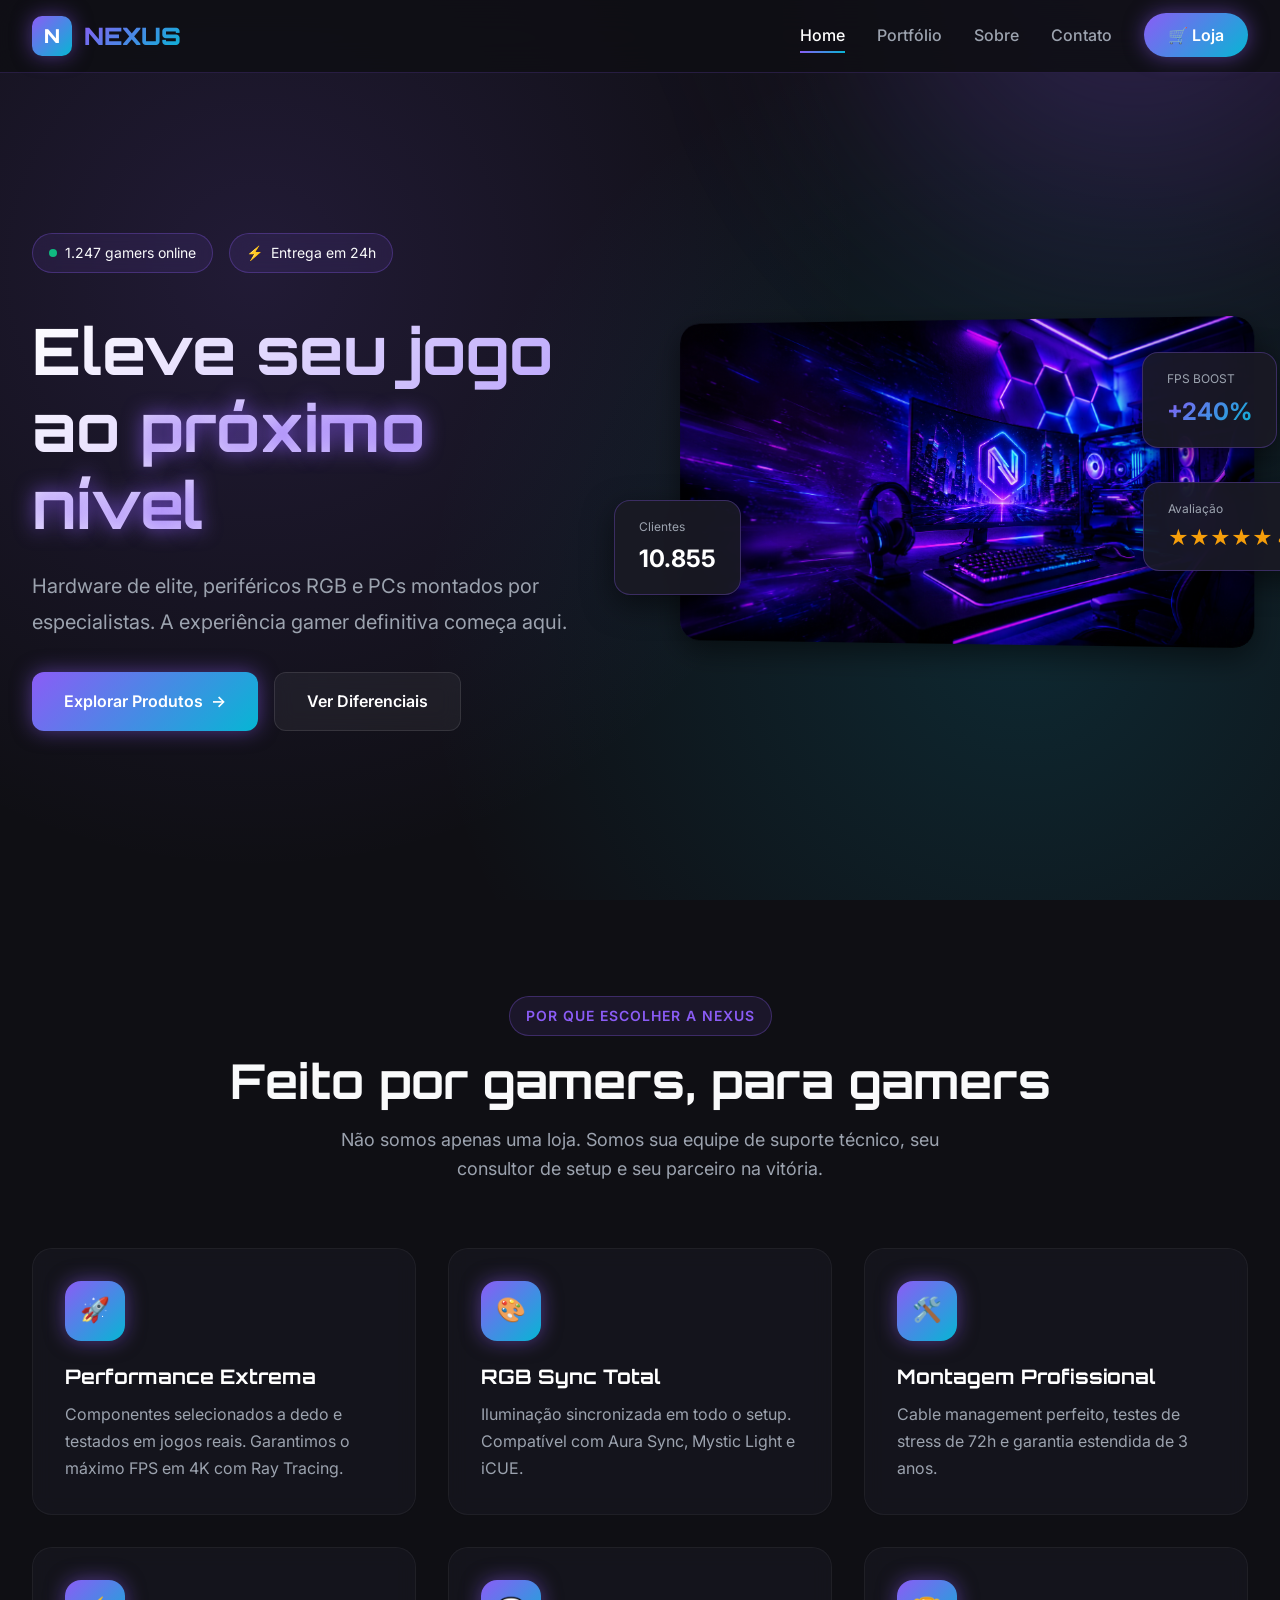
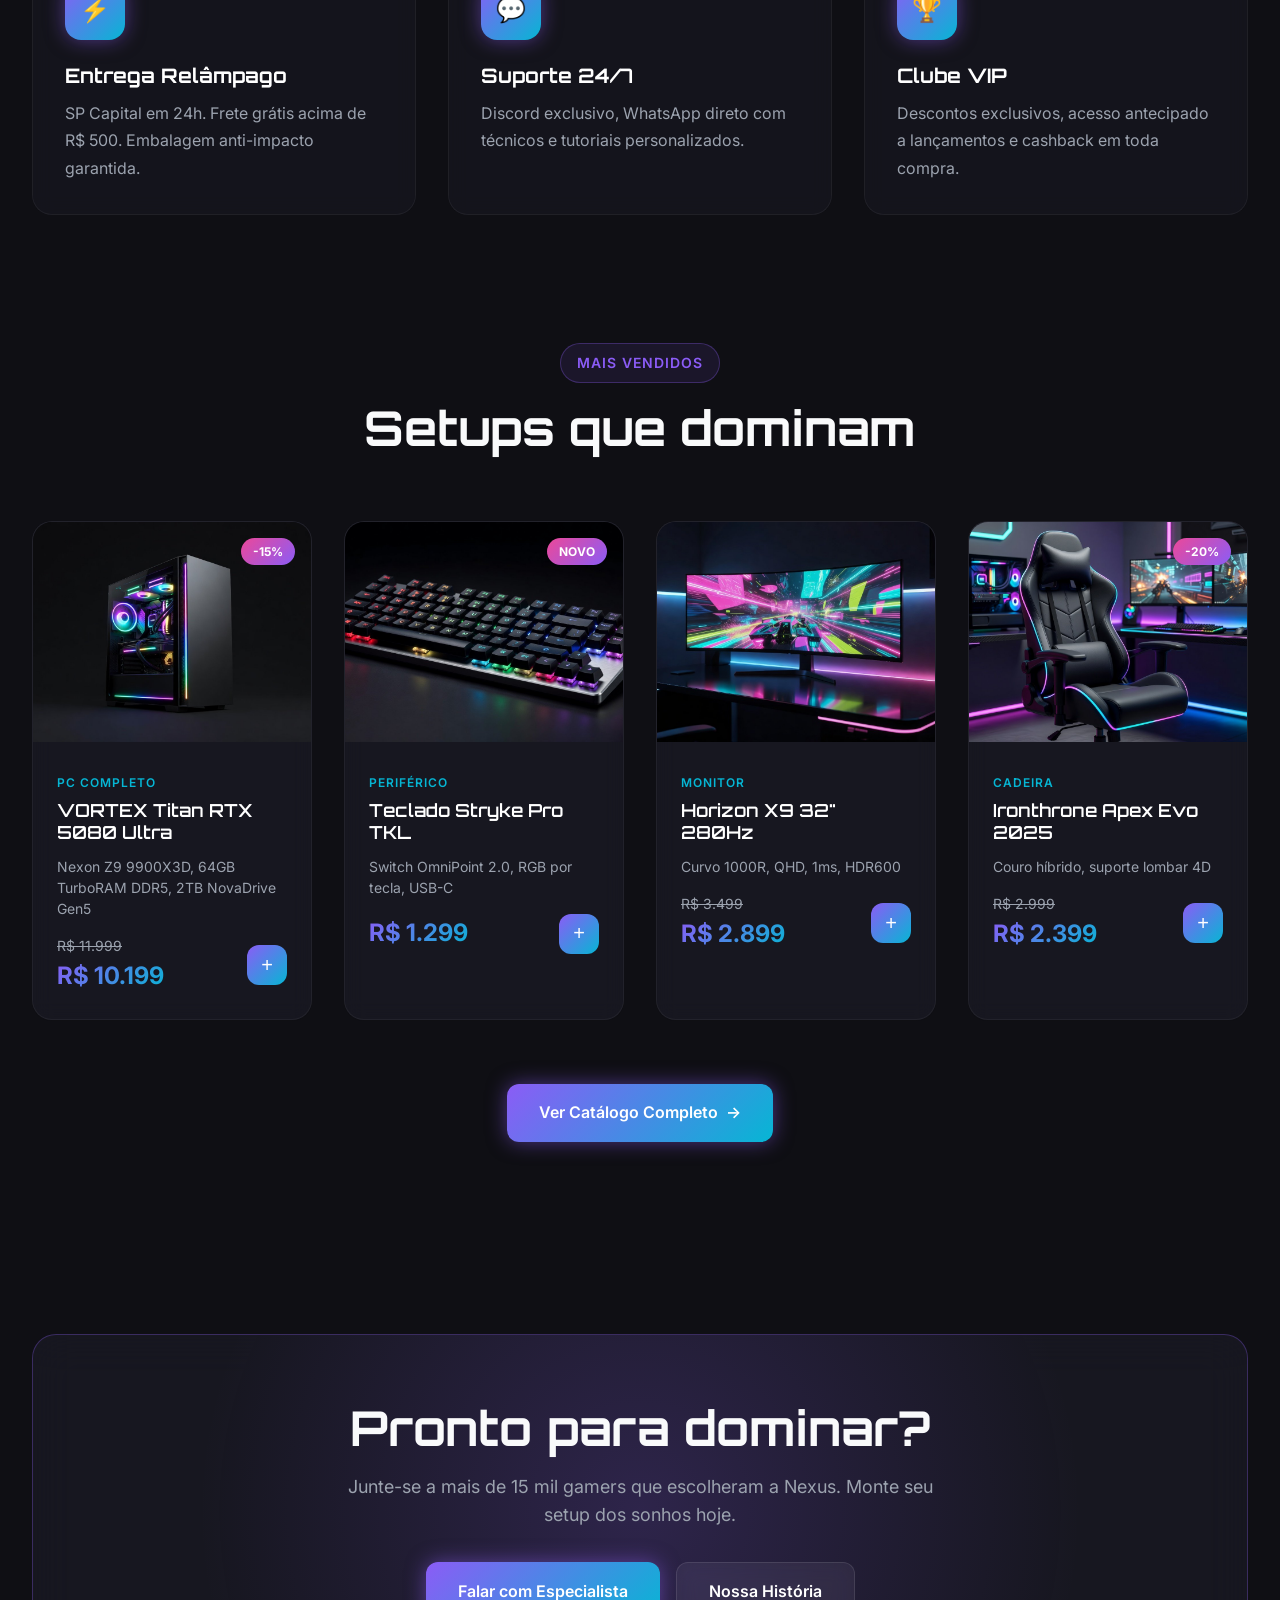
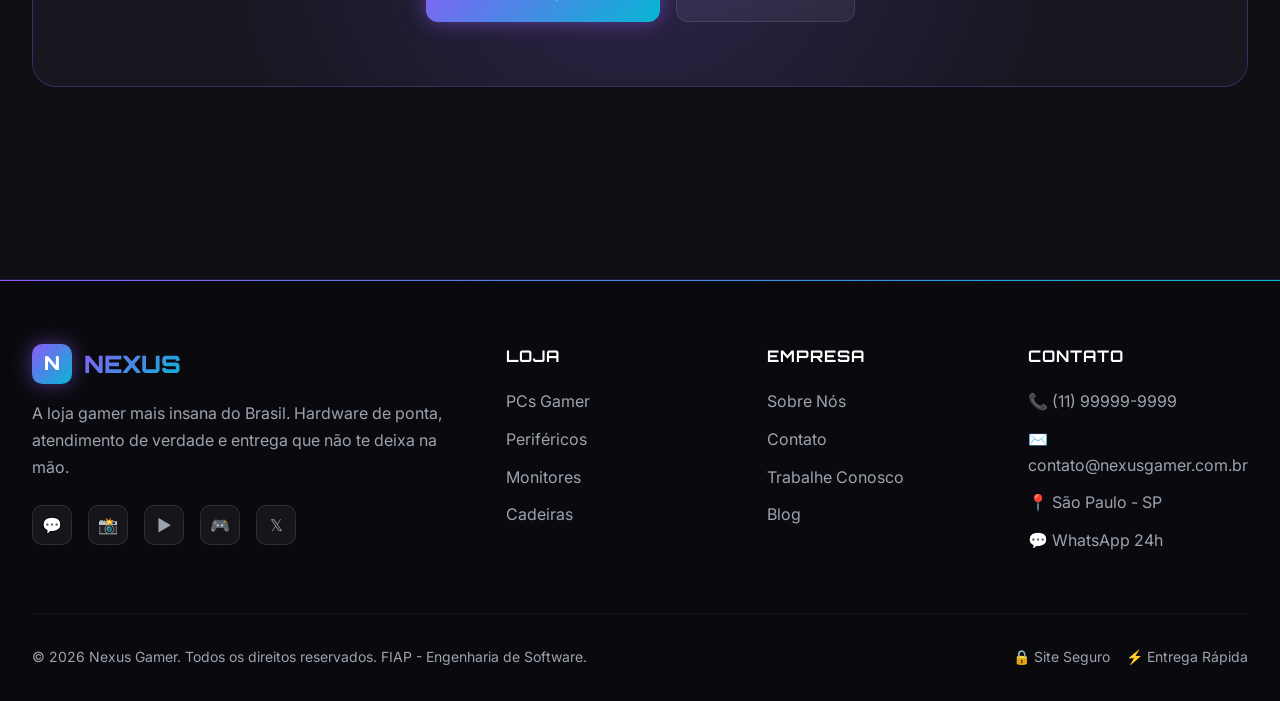
<file: index.html>
<!DOCTYPE html>
<html lang="pt-BR">
<head>
  <meta charset="UTF-8">
  <meta name="viewport" content="width=device-width, initial-scale=1.0">
  <title>NEXUS GAMER - Loja Gamer Premium | Hardware, Periféricos e Setups</title>
  <meta name="description" content="A loja gamer definitiva. PCs montados, hardware de ponta, periféricos RGB e tudo para seu setup dos sonhos.">
  <link rel="stylesheet" href="src/css/style.css">
  <link rel="icon" href="data:image/svg+xml,<svg xmlns='http://www.w3.org/2000/svg' viewBox='0 0 100 100'><text y='.9em' font-size='90'>🎮</text></svg>">
</head>
<body>
  <!-- HEADER -->
  <header class="header">
    <nav class="nav-container">
      <a href="index.html" class="logo">
        <div class="logo-icon">N</div>
        <span class="logo-text">NEXUS</span>
      </a>
      
      <ul class="nav-menu">
        <li><a href="index.html" class="nav-link active">Home</a></li>
        <li><a href="pages/portfolio.html" class="nav-link">Portfólio</a></li>
        <li><a href="pages/sobre.html" class="nav-link">Sobre</a></li>
        <li><a href="pages/contato.html" class="nav-link">Contato</a></li>
        <li><a href="pages/portfolio.html" class="nav-cta">🛒 Loja</a></li>
      </ul>
      
      <button class="mobile-toggle">☰</button>
    </nav>
  </header>

  <!-- HERO SECTION -->
  <section class="hero">
    <div class="hero-container">
      <div class="hero-content">
        <div class="hero-badges">
          <div class="badge">
            <span class="badge-dot"></span>
            <span>1.247 gamers online</span>
          </div>
          <div class="badge">
            <span>⚡</span>
            <span>Entrega em 24h</span>
          </div>
        </div>
        
        <h1>
          Eleve seu jogo ao <span class="glow-text">próximo nível</span>
        </h1>
        
        <p class="hero-subtitle">
          Hardware de elite, periféricos RGB e PCs montados por especialistas. 
          A experiência gamer definitiva começa aqui.
        </p>
        
        <div class="hero-buttons">
          <a href="pages/portfolio.html" class="btn btn-primary">
            <span>Explorar Produtos</span>
            <span>→</span>
          </a>
          <a href="#features" class="btn btn-secondary">
            <span>Ver Diferenciais</span>
          </a>
        </div>
      </div>
      
      <div class="hero-visual">
        <div class="hero-image-container">
          <img src="./src/assets/imgs/hero2.png" 
               alt="Setup Gamer RGB" 
               class="hero-image">
          <div class="hero-image-overlay"></div>
        </div>
        
        <div class="floating-card card-1">
          <div style="font-size: 0.75rem; color: #9ca3af; margin-bottom: 0.25rem;">FPS BOOST</div>
          <div style="font-weight: 700; font-size: 1.5rem; background: linear-gradient(135deg, #8b5cf6, #06b6d4); background-clip: text; -webkit-background-clip: text; -webkit-text-fill-color: transparent;">+240%</div>
        </div>
        
        <div class="floating-card card-2">
          <div style="font-size: 0.75rem; color: #9ca3af; margin-bottom: 0.25rem;">Clientes</div>
          <div style="font-weight: 700; font-size: 1.5rem; color: white;" data-target="15420">0</div>
        </div>
        
        <div class="floating-card card-3">
          <div style="font-size: 0.75rem; color: #9ca3af; margin-bottom: 0.25rem;">Avaliação</div>
          <div style="font-weight: 700; font-size: 1.25rem; color: #f59e0b;">★★★★★ 4.9</div>
        </div>
      </div>
    </div>
  </section>

  <!-- FEATURES -->
  <section class="section" id="features">
    <div class="section-header fade-in">
      <span class="section-tag">Por que escolher a Nexus</span>
      <h2 class="section-title">Feito por gamers, para gamers</h2>
      <p class="section-description">
        Não somos apenas uma loja. Somos sua equipe de suporte técnico, seu consultor de setup e seu parceiro na vitória.
      </p>
    </div>
    
    <div class="features-grid">
      <div class="feature-card fade-in">
        <div class="feature-icon">🚀</div>
        <h3 class="feature-title">Performance Extrema</h3>
        <p class="feature-description">
          Componentes selecionados a dedo e testados em jogos reais. Garantimos o máximo FPS em 4K com Ray Tracing.
        </p>
      </div>
      
      <div class="feature-card fade-in">
        <div class="feature-icon">🎨</div>
        <h3 class="feature-title">RGB Sync Total</h3>
        <p class="feature-description">
          Iluminação sincronizada em todo o setup. Compatível com Aura Sync, Mystic Light e iCUE.
        </p>
      </div>
      
      <div class="feature-card fade-in">
        <div class="feature-icon">🛠️</div>
        <h3 class="feature-title">Montagem Profissional</h3>
        <p class="feature-description">
          Cable management perfeito, testes de stress de 72h e garantia estendida de 3 anos.
        </p>
      </div>
      
      <div class="feature-card fade-in">
        <div class="feature-icon">⚡</div>
        <h3 class="feature-title">Entrega Relâmpago</h3>
        <p class="feature-description">
          SP Capital em 24h. Frete grátis acima de R$ 500. Embalagem anti-impacto garantida.
        </p>
      </div>
      
      <div class="feature-card fade-in">
        <div class="feature-icon">💬</div>
        <h3 class="feature-title">Suporte 24/7</h3>
        <p class="feature-description">
          Discord exclusivo, WhatsApp direto com técnicos e tutoriais personalizados.
        </p>
      </div>
      
      <div class="feature-card fade-in">
        <div class="feature-icon">🏆</div>
        <h3 class="feature-title">Clube VIP</h3>
        <p class="feature-description">
          Descontos exclusivos, acesso antecipado a lançamentos e cashback em toda compra.
        </p>
      </div>
    </div>
  </section>

  <!-- PRODUTOS DESTAQUE -->
  <section class="section" style="padding-top: 2rem;">
    <div class="section-header fade-in">
      <span class="section-tag">Mais Vendidos</span>
      <h2 class="section-title">Setups que dominam</h2>
    </div>
    
    <div class="products-grid">
      <article class="product-card fade-in" data-category="pc">
        <span class="product-badge">-15%</span>
          <img src="./src/assets/imgs/pc-gamer.jpg" 
             alt="PC Gamer" class="product-image">
        <div class="product-content">
          <div class="product-category">PC COMPLETO</div>
          <h3 class="product-name">VORTEX Titan RTX 5080 Ultra</h3>
          <p class="product-description">Nexon Z9 9900X3D, 64GB TurboRAM DDR5, 2TB NovaDrive Gen5</p>
          <div class="product-footer">
            <div class="product-price">
              <span class="price-old">R$ 11.999</span>
              <span class="price-current">R$ 10.199</span>
            </div>
            <button class="btn-add" title="Adicionar ao carrinho">+</button>
          </div>
        </div>
      </article>
      
      <article class="product-card fade-in" data-category="perifericos">
        <span class="product-badge">NOVO</span>
          <img src="./src/assets/imgs/teclado.jpg" 
             alt="Teclado Mecânico" class="product-image">
        <div class="product-content">
          <div class="product-category">PERIFÉRICO</div>
          <h3 class="product-name">Teclado Stryke Pro TKL</h3>
          <p class="product-description">Switch OmniPoint 2.0, RGB por tecla, USB-C</p>
          <div class="product-footer">
            <div class="product-price">
              <span class="price-current">R$ 1.299</span>
            </div>
            <button class="btn-add" title="Adicionar ao carrinho">+</button>
          </div>
        </div>
      </article>
      
      <article class="product-card fade-in" data-category="monitor">
          <img src="./src/assets/imgs/monitor.jpg" 
             alt="Monitor Gamer" class="product-image">
        <div class="product-content">
          <div class="product-category">MONITOR</div>
          <h3 class="product-name">Horizon X9 32" 280Hz</h3>
          <p class="product-description">Curvo 1000R, QHD, 1ms, HDR600</p>
          <div class="product-footer">
            <div class="product-price">
              <span class="price-old">R$ 3.499</span>
              <span class="price-current">R$ 2.899</span>
            </div>
            <button class="btn-add" title="Adicionar ao carrinho">+</button>
          </div>
        </div>
      </article>
      
      <article class="product-card fade-in" data-category="cadeira">
        <span class="product-badge">-20%</span>
          <img src="./src/assets/imgs/cadeira.jpg" 
             alt="Cadeira Gamer" class="product-image">
        <div class="product-content">
          <div class="product-category">CADEIRA</div>
          <h3 class="product-name">Ironthrone Apex Evo 2025</h3>
          <p class="product-description">Couro híbrido, suporte lombar 4D</p>
          <div class="product-footer">
            <div class="product-price">
              <span class="price-old">R$ 2.999</span>
              <span class="price-current">R$ 2.399</span>
            </div>
            <button class="btn-add" title="Adicionar ao carrinho">+</button>
          </div>
        </div>
      </article>
    </div>
    
    <div style="text-align: center; margin-top: 3rem;">
      <a href="pages/portfolio.html" class="btn btn-primary">
        Ver Catálogo Completo
        <span>→</span>
      </a>
    </div>
  </section>

  <!-- CTA FINAL -->
  <section class="section">
    <div style="background: rgba(26, 26, 36, 0.8); border: 1px solid rgba(139, 92, 246, 0.3); border-radius: 24px; padding: 4rem 2rem; text-align: center; backdrop-filter: blur(20px); position: relative; overflow: hidden;">
      <div style="position: absolute; inset: 0; background: radial-gradient(circle at center, rgba(139, 92, 246, 0.2) 0%, transparent 70%); pointer-events: none;"></div>
      <div style="position: relative; z-index: 1;">
        <h2 style="margin-bottom: 1rem;">Pronto para dominar?</h2>
        <p style="color: #9ca3af; font-size: 1.125rem; margin-bottom: 2rem; max-width: 600px; margin-left: auto; margin-right: auto;">
          Junte-se a mais de 15 mil gamers que escolheram a Nexus. Monte seu setup dos sonhos hoje.
        </p>
        <div style="display: flex; gap: 1rem; justify-content: center; flex-wrap: wrap;">
          <a href="pages/contato.html" class="btn btn-primary">Falar com Especialista</a>
          <a href="pages/sobre.html" class="btn btn-secondary">Nossa História</a>
        </div>
      </div>
    </div>
  </section>

  <!-- FOOTER -->
  <footer class="footer">
    <div class="footer-container">
      <div class="footer-grid">
        <div class="footer-brand">
          <a href="index.html" class="logo">
            <div class="logo-icon">N</div>
            <span class="logo-text">NEXUS</span>
          </a>
          <p class="footer-description">
            A loja gamer mais insana do Brasil. Hardware de ponta, atendimento de verdade e entrega que não te deixa na mão.
          </p>
          <div class="social-links">
            <a href="#" class="social-link" title="Discord">💬</a>
            <a href="#" class="social-link" title="Instagram">📸</a>
            <a href="#" class="social-link" title="YouTube">▶️</a>
            <a href="#" class="social-link" title="Twitch">🎮</a>
            <a href="#" class="social-link" title="Twitter">𝕏</a>
          </div>
        </div>
        
        <div>
          <h4 class="footer-title">Loja</h4>
          <ul class="footer-links">
            <li><a href="pages/portfolio.html">PCs Gamer</a></li>
            <li><a href="pages/portfolio.html">Periféricos</a></li>
            <li><a href="pages/portfolio.html">Monitores</a></li>
            <li><a href="pages/portfolio.html">Cadeiras</a></li>
          </ul>
        </div>
        
        <div>
          <h4 class="footer-title">Empresa</h4>
          <ul class="footer-links">
            <li><a href="pages/sobre.html">Sobre Nós</a></li>
            <li><a href="pages/contato.html">Contato</a></li>
            <li><a href="#">Trabalhe Conosco</a></li>
            <li><a href="#">Blog</a></li>
          </ul>
        </div>
        
        <div>
          <h4 class="footer-title">Contato</h4>
          <ul class="footer-links">
            <li><a href="tel:+5511999999999">📞 (11) 99999-9999</a></li>
            <li><a href="mailto:contato@nexusgamer.com.br">✉️ contato@nexusgamer.com.br</a></li>
            <li><a href="#">📍 São Paulo - SP</a></li>
            <li><a href="#">💬 WhatsApp 24h</a></li>
          </ul>
        </div>
      </div>
      
      <div class="footer-bottom">
        <p class="copyright">
          © <span class="current-year">2026</span> Nexus Gamer. Todos os direitos reservados. FIAP - Engenharia de Software.
        </p>
        <div class="footer-badges">
          <span style="color: #9ca3af; font-size: 0.875rem;">🔒 Site Seguro</span>
          <span style="color: #9ca3af; font-size: 0.875rem;">⚡ Entrega Rápida</span>
        </div>
      </div>
    </div>
  </footer>

  <script src="src/js/script.js" type="module"></script>
</body>
</html>
</file>
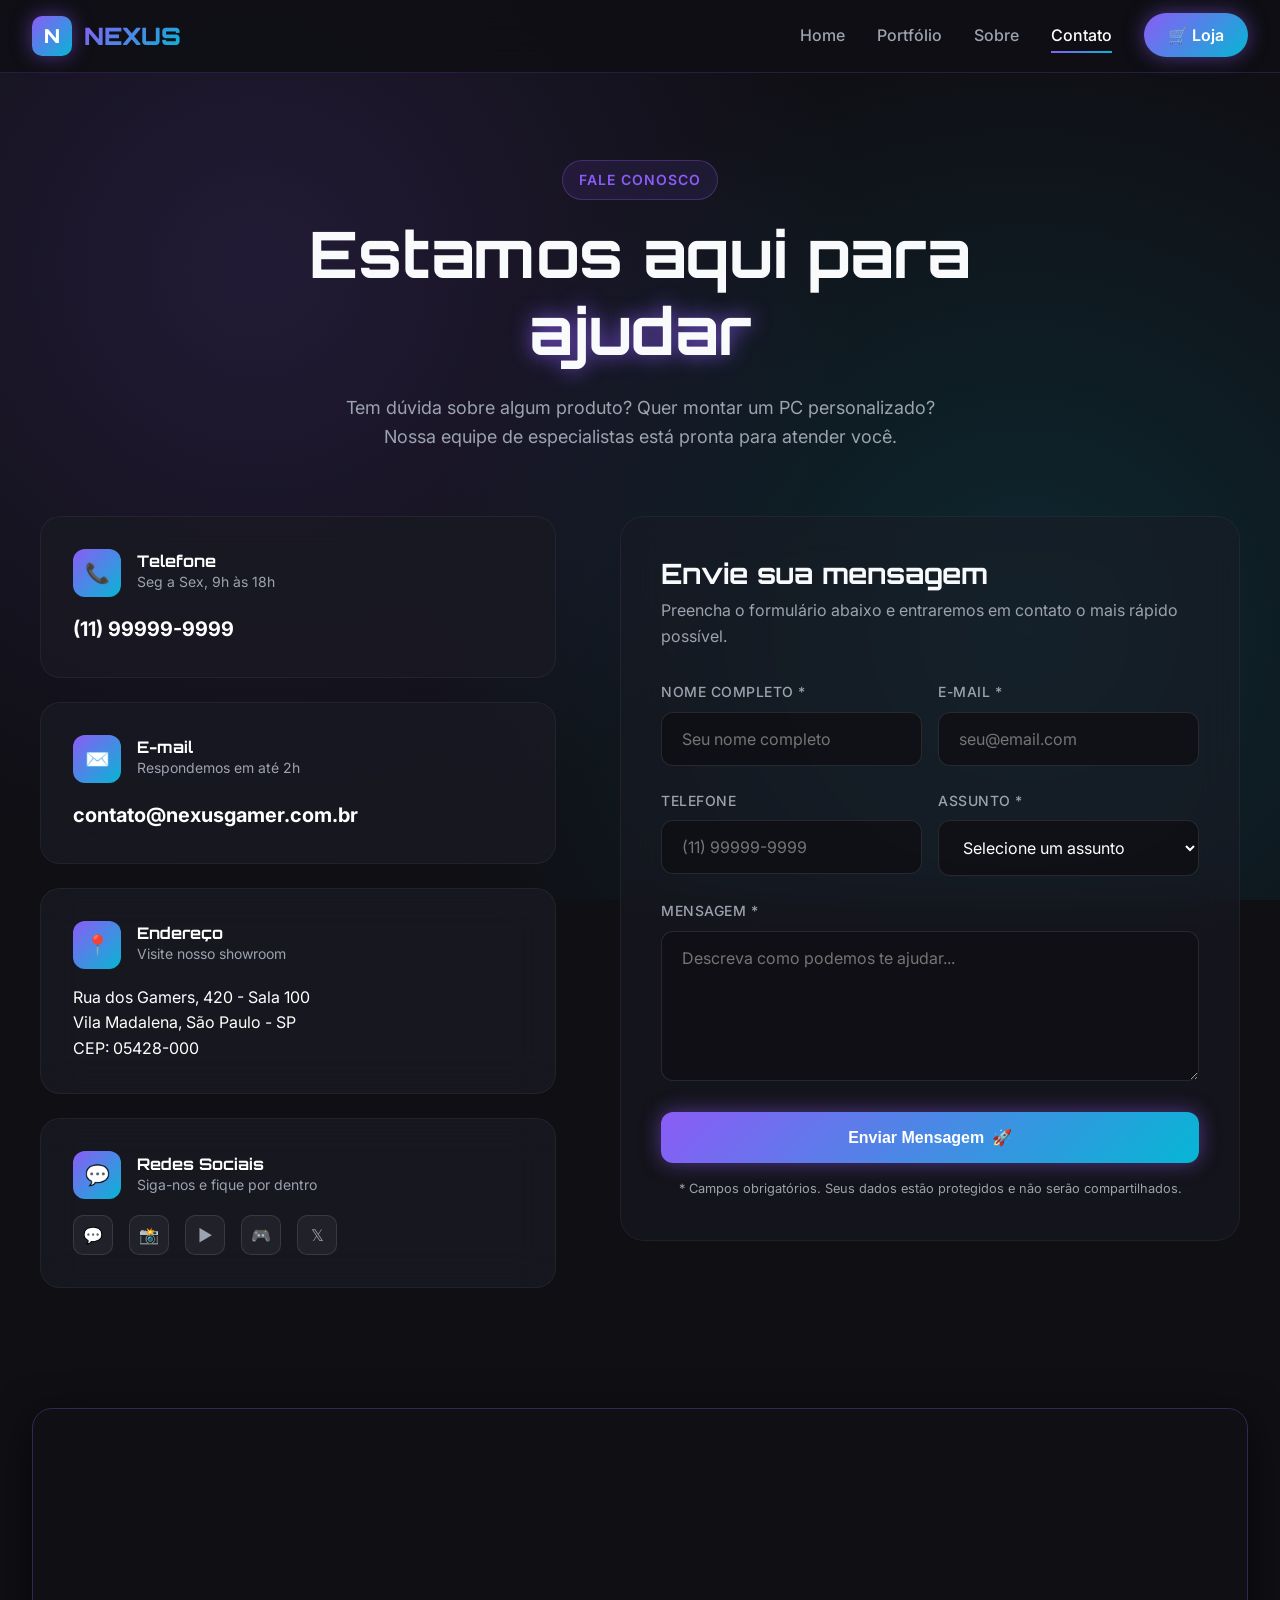
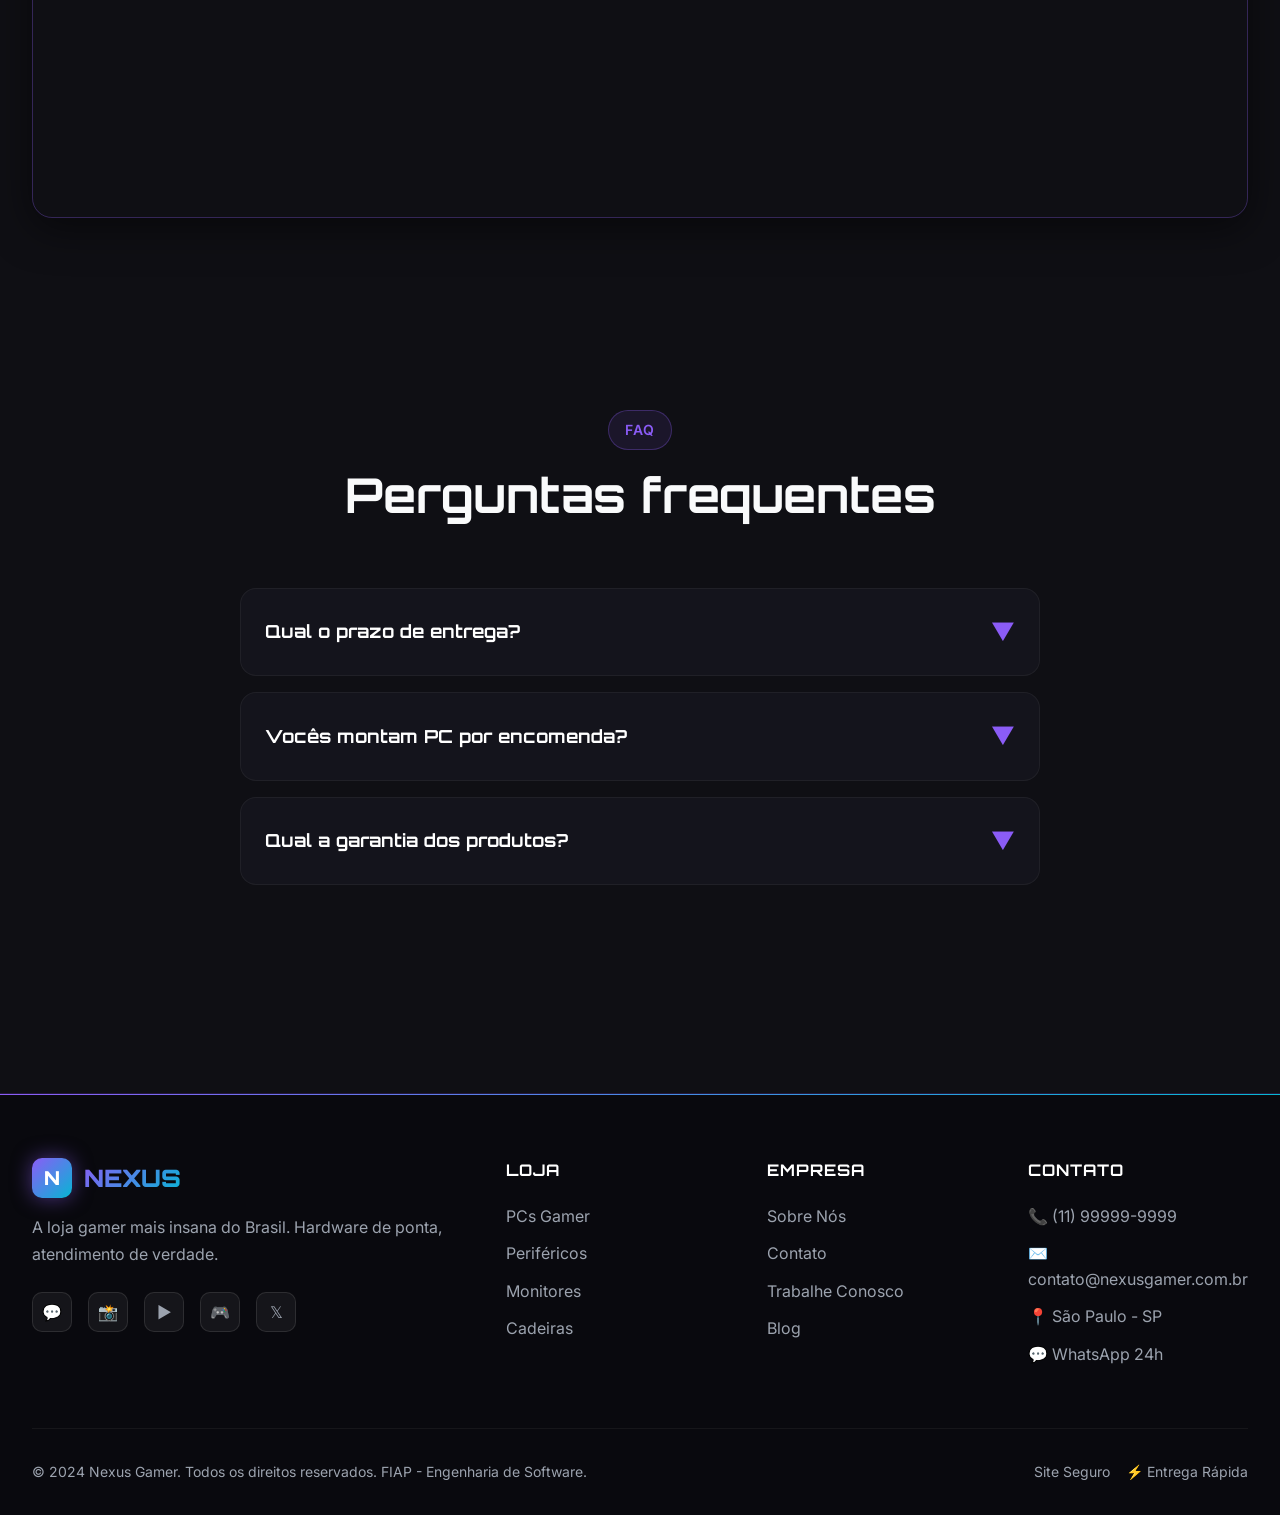
<file: pages/contato.html>
<!DOCTYPE html>
<html lang="pt-BR">
<head>
  <meta charset="UTF-8">
  <meta name="viewport" content="width=device-width, initial-scale=1.0">
  <title>Contato - NEXUS GAMER | Fale Conosco</title>
  <meta name="description" content="Entre em contato com a Nexus Gamer. Suporte técnico, vendas e parcerias.">
  <link rel="stylesheet" href="../src/css/style.css">
  <link rel="icon" href="data:image/svg+xml,<svg xmlns='http://www.w3.org/2000/svg' viewBox='0 0 100 100'><text y='.9em' font-size='90'>🎮</text></svg>">
</head>
<body>
  <!-- HEADER -->
  <header class="header">
    <nav class="nav-container">
      <a href="../index.html" class="logo">
        <div class="logo-icon">N</div>
        <span class="logo-text">NEXUS</span>
      </a>
      
      <ul class="nav-menu">
        <li><a href="../index.html" class="nav-link">Home</a></li>
        <li><a href="portfolio.html" class="nav-link">Portfólio</a></li>
        <li><a href="sobre.html" class="nav-link">Sobre</a></li>
        <li><a href="contato.html" class="nav-link active">Contato</a></li>
        <li><a href="portfolio.html" class="nav-cta">🛒 Loja</a></li>
      </ul>
      
      <button class="mobile-toggle">☰</button>
    </nav>
  </header>

  <!-- HERO CONTATO -->
  <section class="about-hero">
    <div class="about-content fade-in">
      <span class="section-tag">FALE CONOSCO</span>
      <h1>Estamos aqui para <span class="glow-text">ajudar</span></h1>
      <p style="color: #9ca3af; font-size: 1.125rem; max-width: 600px; margin: 1.5rem auto 0;">
        Tem dúvida sobre algum produto? Quer montar um PC personalizado? 
        Nossa equipe de especialistas está pronta para atender você.
      </p>
    </div>
  </section>

  <!-- FORMULÁRIO DE CONTATO -->
  <section class="section" style="padding-top: 0;">
    <div class="contact-container">
      <!-- INFO DE CONTATO -->
      <div class="contact-info">
        <div class="contact-card fade-in">
          <div class="contact-card-header">
            <div class="contact-icon">📞</div>
            <div>
              <h3 style="font-size: 1rem; color: white;">Telefone</h3>
              <p style="color: #9ca3af; font-size: 0.875rem;">Seg a Sex, 9h às 18h</p>
            </div>
          </div>
          <p style="color: white; font-size: 1.25rem; font-weight: 700;">(11) 99999-9999</p>
        </div>
        
        <div class="contact-card fade-in">
          <div class="contact-card-header">
            <div class="contact-icon">✉️</div>
            <div>
              <h3 style="font-size: 1rem; color: white;">E-mail</h3>
              <p style="color: #9ca3af; font-size: 0.875rem;">Respondemos em até 2h</p>
            </div>
          </div>
          <p style="color: white; font-size: 1.25rem; font-weight: 700;">contato@nexusgamer.com.br</p>
        </div>
        
        <div class="contact-card fade-in">
          <div class="contact-card-header">
            <div class="contact-icon">📍</div>
            <div>
              <h3 style="font-size: 1rem; color: white;">Endereço</h3>
              <p style="color: #9ca3af; font-size: 0.875rem;">Visite nosso showroom</p>
            </div>
          </div>
          <p style="color: white; font-size: 1rem;">Rua dos Gamers, 420 - Sala 100<br>Vila Madalena, São Paulo - SP<br>CEP: 05428-000</p>
        </div>
        
        <div class="contact-card fade-in">
          <div class="contact-card-header">
            <div class="contact-icon">💬</div>
            <div>
              <h3 style="font-size: 1rem; color: white;">Redes Sociais</h3>
              <p style="color: #9ca3af; font-size: 0.875rem;">Siga-nos e fique por dentro</p>
            </div>
          </div>
          <div class="social-links" style="margin-top: 0.5rem;">
            <a href="#" class="social-link">💬</a>
            <a href="#" class="social-link">📸</a>
            <a href="#" class="social-link">▶️</a>
            <a href="#" class="social-link">🎮</a>
            <a href="#" class="social-link">𝕏</a>
          </div>
        </div>
      </div>
      
      <!-- FORMULÁRIO -->
      <div class="contact-form-container fade-in">
        <h2 style="font-size: 1.75rem; margin-bottom: 0.5rem;">Envie sua mensagem</h2>
        <p style="color: #9ca3af; margin-bottom: 2rem;">Preencha o formulário abaixo e entraremos em contato o mais rápido possível.</p>
        
        <form id="contactForm" method="POST">
          <div class="form-row">
            <div class="form-group">
              <label class="form-label" for="nome">Nome completo *</label>
              <input type="text" id="nome" name="nome" class="form-input" placeholder="Seu nome completo" required>
            </div>
            
            <div class="form-group">
              <label class="form-label" for="email">E-mail *</label>
              <input type="email" id="email" name="email" class="form-input" placeholder="seu@email.com" required>
            </div>
          </div>
          
          <div class="form-row">
            <div class="form-group">
              <label class="form-label" for="telefone">Telefone</label>
              <input type="tel" id="telefone" name="telefone" class="form-input" placeholder="(11) 99999-9999">
            </div>
            
            <div class="form-group">
              <label class="form-label" for="assunto">Assunto *</label>
              <select id="assunto" name="assunto" class="form-input" required>
                <option value="" disabled selected>Selecione um assunto</option>
                <option value="orcamento">Orçamento de PC Gamer</option>
                <option value="suporte">Suporte Técnico</option>
                <option value="troca">Troca ou Devolução</option>
                <option value="parceria">Parceria Comercial</option>
                <option value="outro">Outro Assunto</option>
              </select>
            </div>
          </div>
          
          <div class="form-group">
            <label class="form-label" for="descricao">Mensagem *</label>
            <textarea id="descricao" name="descricao" class="form-textarea" placeholder="Descreva como podemos te ajudar..." required></textarea>
          </div>
          
          <div style="display: flex; gap: 1rem; align-items: center;">
            <button type="submit" class="btn btn-primary" style="flex: 1; justify-content: center;">
              <span>Enviar Mensagem</span>
              <span>🚀</span>
            </button>
          </div>
          
          <p style="color: #9ca3af; font-size: 0.8rem; margin-top: 1rem; text-align: center;">
            * Campos obrigatórios. Seus dados estão protegidos e não serão compartilhados.
          </p>
        </form>
      </div>
    </div>
  </section>

  <!-- MAPA -->
  <section class="section" style="padding-top: 0;">
    <div style="border-radius: 20px; overflow: hidden; border: 1px solid rgba(139,92,246,0.3); box-shadow: 0 10px 40px rgba(0,0,0,0.5);" class="fade-in">
      <iframe 
        src="https://www.google.com/maps/embed?pb=!1m18!1m12!1m3!1d3657.142838905!2d-46.69609828502!3d-23.563955984597!2m3!1f0!2f0!3f0!3m2!1i1024!2i768!4f13.1!3m3!1m2!1s0x94ce576d89538417%3A0xd54a90463e4c643!2sVila+Madalena!5e0!3m2!1spt-BR!2sbr!4v1634000000000!5m2!1spt-BR!2sbr" 
        width="100%" 
        height="400" 
        style="border:0; filter: grayscale(0.7) invert(0.92) contrast(0.9) brightness(0.7) hue-rotate(180deg);" 
        allowfullscreen="" 
        loading="lazy"
        title="Localização da Nexus Gamer">
      </iframe>
    </div>
  </section>

  <!-- FAQ -->
  <section class="section">
    <div class="section-header fade-in">
      <span class="section-tag">FAQ</span>
      <h2 class="section-title">Perguntas frequentes</h2>
    </div>
    
    <div style="max-width: 800px; margin: 0 auto;">
      <div class="faq-item fade-in" style="background: rgba(26,26,36,0.5); border: 1px solid rgba(255,255,255,0.05); border-radius: 16px; padding: 1.5rem; margin-bottom: 1rem; cursor: pointer;">
        <div style="display: flex; justify-content: space-between; align-items: center;" onclick="this.parentElement.querySelector('.faq-answer').style.display = this.parentElement.querySelector('.faq-answer').style.display === 'block' ? 'none' : 'block'; this.querySelector('.faq-arrow').style.transform = this.querySelector('.faq-answer').style.display === 'block' ? 'rotate(180deg)' : 'rotate(0deg)';">
          <h3 style="font-size: 1.125rem; color: white;">Qual o prazo de entrega?</h3>
          <span class="faq-arrow" style="font-size: 1.5rem; transition: transform 0.3s; color: var(--primary);">▼</span>
        </div>
        <div class="faq-answer" style="display: none; color: #9ca3af; margin-top: 1rem; line-height: 1.7;">
          Para São Paulo capital, entregamos em 24h. Para demais capitais, de 2 a 5 dias úteis. Para interior, de 5 a 10 dias úteis. Frete grátis para compras acima de R$ 500.
        </div>
      </div>
      
      <div class="faq-item fade-in" style="background: rgba(26,26,36,0.5); border: 1px solid rgba(255,255,255,0.05); border-radius: 16px; padding: 1.5rem; margin-bottom: 1rem; cursor: pointer;">
        <div style="display: flex; justify-content: space-between; align-items: center;" onclick="this.parentElement.querySelector('.faq-answer').style.display = this.parentElement.querySelector('.faq-answer').style.display === 'block' ? 'none' : 'block'; this.querySelector('.faq-arrow').style.transform = this.querySelector('.faq-answer').style.display === 'block' ? 'rotate(180deg)' : 'rotate(0deg)';">
          <h3 style="font-size: 1.125rem; color: white;">Vocês montam PC por encomenda?</h3>
          <span class="faq-arrow" style="font-size: 1.5rem; transition: transform 0.3s; color: var(--primary);">▼</span>
        </div>
        <div class="faq-answer" style="display: none; color: #9ca3af; margin-top: 1rem; line-height: 1.7;">
          Sim! Temos um configurador online onde você escolhe cada componente. Além disso, nossos especialistas podem te ajudar a montar o setup ideal para o seu tipo de jogo e orçamento.
        </div>
      </div>
      
      <div class="faq-item fade-in" style="background: rgba(26,26,36,0.5); border: 1px solid rgba(255,255,255,0.05); border-radius: 16px; padding: 1.5rem; margin-bottom: 1rem; cursor: pointer;">
        <div style="display: flex; justify-content: space-between; align-items: center;" onclick="this.parentElement.querySelector('.faq-answer').style.display = this.parentElement.querySelector('.faq-answer').style.display === 'block' ? 'none' : 'block'; this.querySelector('.faq-arrow').style.transform = this.querySelector('.faq-answer').style.display === 'block' ? 'rotate(180deg)' : 'rotate(0deg)';">
          <h3 style="font-size: 1.125rem; color: white;">Qual a garantia dos produtos?</h3>
          <span class="faq-arrow" style="font-size: 1.5rem; transition: transform 0.3s; color: var(--primary);">▼</span>
        </div>
        <div class="faq-answer" style="display: none; color: #9ca3af; margin-top: 1rem; line-height: 1.7;">
          Todos os produtos têm garantia mínima de 1 ano. PCs montados pela Nexus têm garantia estendida de 3 anos, incluindo mão de obra e suporte técnico gratuito.
        </div>
      </div>
    </div>
  </section>

  <!-- FOOTER -->
  <footer class="footer">
    <div class="footer-container">
      <div class="footer-grid">
        <div class="footer-brand">
          <a href="../index.html" class="logo">
            <div class="logo-icon">N</div>
            <span class="logo-text">NEXUS</span>
          </a>
          <p class="footer-description">
            A loja gamer mais insana do Brasil. Hardware de ponta, atendimento de verdade.
          </p>
          <div class="social-links">
            <a href="#" class="social-link">💬</a>
            <a href="#" class="social-link">📸</a>
            <a href="#" class="social-link">▶️</a>
            <a href="#" class="social-link">🎮</a>
            <a href="#" class="social-link">𝕏</a>
          </div>
        </div>
        
        <div>
          <h4 class="footer-title">Loja</h4>
          <ul class="footer-links">
            <li><a href="portfolio.html">PCs Gamer</a></li>
            <li><a href="portfolio.html">Periféricos</a></li>
            <li><a href="portfolio.html">Monitores</a></li>
            <li><a href="portfolio.html">Cadeiras</a></li>
          </ul>
        </div>
        
        <div>
          <h4 class="footer-title">Empresa</h4>
          <ul class="footer-links">
            <li><a href="sobre.html">Sobre Nós</a></li>
            <li><a href="contato.html">Contato</a></li>
            <li><a href="#">Trabalhe Conosco</a></li>
            <li><a href="#">Blog</a></li>
          </ul>
        </div>
        
        <div>
          <h4 class="footer-title">Contato</h4>
          <ul class="footer-links">
            <li><a href="tel:+5511999999999">📞 (11) 99999-9999</a></li>
            <li><a href="mailto:contato@nexusgamer.com.br">✉️ contato@nexusgamer.com.br</a></li>
            <li><a href="#">📍 São Paulo - SP</a></li>
            <li><a href="#">💬 WhatsApp 24h</a></li>
          </ul>
        </div>
      </div>
      
      <div class="footer-bottom">
        <p class="copyright">
          © <span class="current-year">2024</span> Nexus Gamer. Todos os direitos reservados. FIAP - Engenharia de Software.
        </p>
        <div class="footer-badges">
          <span style="color: #9ca3af; font-size: 0.875rem;"> Site Seguro</span>
          <span style="color: #9ca3af; font-size: 0.875rem;">⚡ Entrega Rápida</span>
        </div>
      </div>
    </div>
  </footer>

  <script src="../src/js/script.js" type="module"></script>
</body>
</html>
</file>
<file: src/css/style.css>
/* 
  LOJA GAMER - FIAP Checkpoint 3
  Desenvolvido por: Engenharia de Software - 1ESPI
  Professor: Wellington Cidade Silva
*/

@import url('https://fonts.googleapis.com/css2?family=Inter:wght@300;400;500;600;700;900&family=Orbitron:wght@600;700;900&display=swap');

/* RESET E VARIÁVEIS */
:root {
  --primary: #8b5cf6;
  --primary-dark: #7c3aed;
  --secondary: #06b6d4;
  --accent: #ec4899;
  --dark: #0f0f14;
  --dark-light: #1a1a24;
  --dark-lighter: #252538;
  --gray: #9ca3af;
  --light: #f9fafb;
  --success: #10b981;
  --warning: #f59e0b;
  --gradient-1: linear-gradient(135deg, #8b5cf6 0%, #06b6d4 100%);
  --gradient-2: linear-gradient(135deg, #ec4899 0%, #8b5cf6 100%);
  --shadow-neon: 0 0 20px rgba(139, 92, 246, 0.5);
  --shadow-card: 0 10px 30px rgba(0, 0, 0, 0.5);
  --font-main: 'Inter', -apple-system, BlinkMacSystemFont, 'Segoe UI', sans-serif;
  --font-gaming: 'Orbitron', monospace;
}

* {
  margin: 0;
  padding: 0;
  box-sizing: border-box;
}

html {
  scroll-behavior: smooth;
}

body {
  font-family: var(--font-main);
  background: var(--dark);
  color: var(--light);
  line-height: 1.6;
  overflow-x: hidden;
  background-image: 
    radial-gradient(circle at 20% 30%, rgba(139, 92, 246, 0.15) 0%, transparent 50%),
    radial-gradient(circle at 80% 70%, rgba(6, 182, 212, 0.15) 0%, transparent 50%);
  background-attachment: fixed;
}

h1, h2, h3 {
  font-family: var(--font-gaming);
  font-weight: 700;
  line-height: 1.2;
}

h1 { font-size: clamp(2.5rem, 5vw, 4rem); }
h2 { font-size: clamp(2rem, 4vw, 3rem); }
h3 { font-size: clamp(1.5rem, 3vw, 2rem); }

/* HEADER E NAVEGAÇÃO */
.header {
  position: fixed;
  top: 0;
  width: 100%;
  background: rgba(15, 15, 20, 0.9);
  backdrop-filter: blur(20px);
  border-bottom: 1px solid rgba(139, 92, 246, 0.2);
  z-index: 1000;
  transition: all 0.3s ease;
}

.header.scrolled {
  background: rgba(15, 15, 20, 0.98);
  box-shadow: var(--shadow-neon);
}

.nav-container {
  max-width: 1400px;
  margin: 0 auto;
  padding: 1rem 2rem;
  display: flex;
  justify-content: space-between;
  align-items: center;
}

.logo {
  display: flex;
  align-items: center;
  gap: 0.75rem;
  text-decoration: none;
  color: white;
}

.logo-icon {
  width: 40px;
  height: 40px;
  background: var(--gradient-1);
  border-radius: 10px;
  display: flex;
  align-items: center;
  justify-content: center;
  font-family: var(--font-gaming);
  font-weight: 900;
  font-size: 1.2rem;
  box-shadow: var(--shadow-neon);
  animation: pulse 2s infinite;
}

@keyframes pulse {
  0%, 100% { transform: scale(1); }
  50% { transform: scale(1.05); }
}

.logo-text {
  font-family: var(--font-gaming);
  font-size: 1.5rem;
  font-weight: 900;
  background: var(--gradient-1);
  -webkit-background-clip: text;
  -webkit-text-fill-color: transparent;
  background-clip: text;
}

.nav-menu {
  display: flex;
  list-style: none;
  gap: 2rem;
  align-items: center;
}

.nav-link {
  color: var(--gray);
  text-decoration: none;
  font-weight: 500;
  position: relative;
  padding: 0.5rem 0;
  transition: all 0.3s ease;
}

.nav-link::after {
  content: '';
  position: absolute;
  bottom: 0;
  left: 0;
  width: 0;
  height: 2px;
  background: var(--gradient-1);
  transition: width 0.3s ease;
}

.nav-link:hover, .nav-link.active {
  color: white;
}

.nav-link:hover::after, .nav-link.active::after {
  width: 100%;
}

.nav-cta {
  background: var(--gradient-1);
  color: white;
  padding: 0.75rem 1.5rem;
  border-radius: 50px;
  text-decoration: none;
  font-weight: 600;
  transition: all 0.3s ease;
  box-shadow: var(--shadow-neon);
}

.nav-cta:hover {
  transform: translateY(-2px);
  box-shadow: 0 0 30px rgba(139, 92, 246, 0.7);
}

.mobile-toggle {
  display: none;
  background: none;
  border: none;
  color: white;
  font-size: 1.5rem;
  cursor: pointer;
}

/* HERO SECTION */
.hero {
  min-height: 100vh;
  display: flex;
  align-items: center;
  padding: 8rem 2rem 4rem;
  position: relative;
  overflow: hidden;
}

.hero::before {
  content: '';
  position: absolute;
  top: -50%;
  right: -20%;
  width: 800px;
  height: 800px;
  background: radial-gradient(circle, rgba(139, 92, 246, 0.3) 0%, transparent 70%);
  border-radius: 50%;
  filter: blur(80px);
  animation: float 20s infinite ease-in-out;
}

@keyframes float {
  0%, 100% { transform: translate(0, 0) rotate(0deg); }
  33% { transform: translate(30px, -30px) rotate(120deg); }
  66% { transform: translate(-20px, 20px) rotate(240deg); }
}

.hero-container {
  max-width: 1400px;
  margin: 0 auto;
  display: grid;
  grid-template-columns: 1fr 1fr;
  gap: 4rem;
  align-items: center;
  position: relative;
  z-index: 1;
}

.hero-content h1 {
  margin-bottom: 1.5rem;
  background: linear-gradient(135deg, white 0%, #a78bfa 100%);
  -webkit-background-clip: text;
  -webkit-text-fill-color: transparent;
  background-clip: text;
}

.hero-subtitle {
  font-size: 1.25rem;
  color: var(--gray);
  margin-bottom: 2rem;
  line-height: 1.8;
}

.hero-badges {
  display: flex;
  gap: 1rem;
  margin-bottom: 2.5rem;
  flex-wrap: wrap;
}

.badge {
  background: rgba(139, 92, 246, 0.1);
  border: 1px solid rgba(139, 92, 246, 0.3);
  padding: 0.5rem 1rem;
  border-radius: 50px;
  font-size: 0.875rem;
  display: flex;
  align-items: center;
  gap: 0.5rem;
  backdrop-filter: blur(10px);
}

.badge-dot {
  width: 8px;
  height: 8px;
  background: var(--success);
  border-radius: 50%;
  animation: blink 2s infinite;
}

@keyframes blink {
  0%, 100% { opacity: 1; }
  50% { opacity: 0.3; }
}

.hero-buttons {
  display: flex;
  gap: 1rem;
  flex-wrap: wrap;
}

.btn {
  padding: 1rem 2rem;
  border-radius: 12px;
  text-decoration: none;
  font-weight: 600;
  transition: all 0.3s ease;
  display: inline-flex;
  align-items: center;
  gap: 0.5rem;
  border: none;
  cursor: pointer;
  font-size: 1rem;
}

.btn-primary {
  background: var(--gradient-1);
  color: white;
  box-shadow: var(--shadow-neon);
}

.btn-primary:hover {
  transform: translateY(-3px);
  box-shadow: 0 10px 40px rgba(139, 92, 246, 0.6);
}

.btn-secondary {
  background: rgba(255, 255, 255, 0.05);
  color: white;
  border: 1px solid rgba(255, 255, 255, 0.1);
  backdrop-filter: blur(10px);
}

.btn-secondary:hover {
  background: rgba(255, 255, 255, 0.1);
  border-color: var(--primary);
}

.hero-visual {
  position: relative;
}

.hero-image-container {
  position: relative;
  border-radius: 20px;
  overflow: hidden;
  box-shadow: var(--shadow-card);
  transform: perspective(1000px) rotateY(-5deg);
  transition: transform 0.5s ease;
}

.hero-image-container:hover {
  transform: perspective(1000px) rotateY(0deg);
}

.hero-image {
  width: 100%;
  height: auto;
  display: block;
}

.hero-image-overlay {
  position: absolute;
  inset: 0;
  background: linear-gradient(135deg, rgba(139, 92, 246, 0.2) 0%, rgba(6, 182, 212, 0.2) 100%);
  mix-blend-mode: overlay;
}

.floating-card {
  position: absolute;
  background: rgba(26, 26, 36, 0.9);
  backdrop-filter: blur(20px);
  border: 1px solid rgba(139, 92, 246, 0.3);
  border-radius: 16px;
  padding: 1rem 1.5rem;
  box-shadow: var(--shadow-card);
  animation: float-card 6s infinite ease-in-out;
}

@keyframes float-card {
  0%, 100% { transform: translateY(0); }
  50% { transform: translateY(-10px); }
}

.card-1 {
  top: 10%;
  right: -5%;
  animation-delay: 0s;
}

.card-2 {
  bottom: 15%;
  left: -10%;
  animation-delay: 2s;
}

.card-3 {
  top: 50%;
  right: -15%;
  animation-delay: 4s;
}

/* SEÇÕES GERAIS */
.section {
  padding: 6rem 2rem;
  max-width: 1400px;
  margin: 0 auto;
}

.section-header {
  text-align: center;
  margin-bottom: 4rem;
}

.section-tag {
  display: inline-block;
  background: rgba(139, 92, 246, 0.1);
  border: 1px solid rgba(139, 92, 246, 0.3);
  color: var(--primary);
  padding: 0.5rem 1rem;
  border-radius: 50px;
  font-size: 0.875rem;
  font-weight: 600;
  margin-bottom: 1rem;
  text-transform: uppercase;
  letter-spacing: 1px;
}

.section-title {
  margin-bottom: 1rem;
}

.section-description {
  color: var(--gray);
  font-size: 1.125rem;
  max-width: 600px;
  margin: 0 auto;
}

/* FEATURES */
.features-grid {
  display: grid;
  grid-template-columns: repeat(auto-fit, minmax(300px, 1fr));
  gap: 2rem;
}

.feature-card {
  background: rgba(26, 26, 36, 0.5);
  border: 1px solid rgba(255, 255, 255, 0.05);
  border-radius: 20px;
  padding: 2rem;
  transition: all 0.3s ease;
  backdrop-filter: blur(10px);
  position: relative;
  overflow: hidden;
}

.feature-card::before {
  content: '';
  position: absolute;
  top: 0;
  left: 0;
  width: 100%;
  height: 2px;
  background: var(--gradient-1);
  transform: scaleX(0);
  transition: transform 0.3s ease;
}

.feature-card:hover {
  transform: translateY(-5px);
  border-color: rgba(139, 92, 246, 0.5);
  box-shadow: var(--shadow-neon);
}

.feature-card:hover::before {
  transform: scaleX(1);
}

.feature-icon {
  width: 60px;
  height: 60px;
  background: var(--gradient-1);
  border-radius: 16px;
  display: flex;
  align-items: center;
  justify-content: center;
  font-size: 1.5rem;
  margin-bottom: 1.5rem;
  box-shadow: var(--shadow-neon);
}

.feature-title {
  font-size: 1.25rem;
  margin-bottom: 0.75rem;
  color: white;
}

.feature-description {
  color: var(--gray);
  line-height: 1.7;
}

/* PORTFÓLIO - CARDS */
.products-grid {
  display: grid;
  grid-template-columns: repeat(auto-fill, minmax(280px, 1fr));
  gap: 2rem;
  margin-bottom: 4rem;
}

.product-card {
  background: rgba(26, 26, 36, 0.8);
  border: 1px solid rgba(255, 255, 255, 0.05);
  border-radius: 20px;
  overflow: hidden;
  transition: all 0.4s ease;
  position: relative;
  backdrop-filter: blur(10px);
}

.product-card:hover {
  transform: translateY(-10px) scale(1.02);
  border-color: var(--primary);
  box-shadow: 0 20px 40px rgba(139, 92, 246, 0.3);
}

.product-badge {
  position: absolute;
  top: 1rem;
  right: 1rem;
  background: var(--gradient-2);
  color: white;
  padding: 0.25rem 0.75rem;
  border-radius: 50px;
  font-size: 0.75rem;
  font-weight: 700;
  z-index: 2;
  text-transform: uppercase;
}

.product-image {
  width: 100%;
  height: 220px;
  object-fit: cover;
  background: var(--dark-lighter);
}

.product-content {
  padding: 1.5rem;
}

.product-category {
  color: var(--secondary);
  font-size: 0.75rem;
  text-transform: uppercase;
  letter-spacing: 1px;
  font-weight: 600;
  margin-bottom: 0.5rem;
}

.product-name {
  font-size: 1.125rem;
  margin-bottom: 0.75rem;
  color: white;
  font-weight: 600;
}

.product-description {
  color: var(--gray);
  font-size: 0.875rem;
  margin-bottom: 1rem;
  line-height: 1.5;
}

.product-footer {
  display: flex;
  justify-content: space-between;
  align-items: center;
}

.product-price {
  display: flex;
  flex-direction: column;
}

.price-old {
  color: var(--gray);
  text-decoration: line-through;
  font-size: 0.875rem;
}

.price-current {
  color: white;
  font-size: 1.5rem;
  font-weight: 700;
  background: var(--gradient-1);
  -webkit-background-clip: text;
  -webkit-text-fill-color: transparent;
  background-clip: text;
}

.btn-add {
  width: 40px;
  height: 40px;
  background: var(--gradient-1);
  border: none;
  border-radius: 12px;
  color: white;
  font-size: 1.25rem;
  cursor: pointer;
  transition: all 0.3s ease;
  display: flex;
  align-items: center;
  justify-content: center;
}

.btn-add:hover {
  transform: rotate(90deg) scale(1.1);
  box-shadow: var(--shadow-neon);
}

/* TABELA DE PREÇOS */
.pricing-section {
  margin-top: 5rem;
}

.pricing-table-container {
  background: rgba(26, 26, 36, 0.5);
  border: 1px solid rgba(255, 255, 255, 0.05);
  border-radius: 20px;
  overflow: hidden;
  backdrop-filter: blur(20px);
}

.pricing-table {
  width: 100%;
  border-collapse: collapse;
}

.pricing-table thead {
  background: rgba(139, 92, 246, 0.1);
  border-bottom: 1px solid rgba(139, 92, 246, 0.3);
}

.pricing-table th {
  padding: 1.5rem;
  text-align: left;
  font-family: var(--font-gaming);
  font-weight: 700;
  color: var(--primary);
  text-transform: uppercase;
  letter-spacing: 1px;
  font-size: 0.875rem;
}

.pricing-table td {
  padding: 1.25rem 1.5rem;
  border-bottom: 1px solid rgba(255, 255, 255, 0.05);
}

.pricing-table tbody tr {
  transition: all 0.3s ease;
}

.pricing-table tbody tr:hover {
  background: rgba(139, 92, 246, 0.05);
}

.product-cell {
  display: flex;
  align-items: center;
  gap: 1rem;
}

.product-thumb {
  width: 50px;
  height: 50px;
  border-radius: 10px;
  object-fit: cover;
  background: var(--dark-lighter);
}

.stock-high { color: var(--success); }
.stock-medium { color: var(--warning); }
.stock-low { color: var(--accent); }

.discount-badge {
  background: var(--gradient-2);
  color: white;
  padding: 0.25rem 0.5rem;
  border-radius: 6px;
  font-size: 0.75rem;
  font-weight: 700;
}

/* SOBRE */
.about-hero {
  padding: 10rem 2rem 4rem;
  text-align: center;
  position: relative;
}

.about-content {
  max-width: 900px;
  margin: 0 auto;
}

.about-story {
  background: rgba(26, 26, 36, 0.5);
  border: 1px solid rgba(255, 255, 255, 0.05);
  border-radius: 24px;
  padding: 3rem;
  margin: 3rem 0;
  backdrop-filter: blur(20px);
  text-align: left;
}

.story-paragraph {
  font-size: 1.125rem;
  line-height: 1.9;
  color: #d1d5db;
  margin-bottom: 1.5rem;
}

.story-paragraph:first-child::first-letter {
  font-family: var(--font-gaming);
  font-size: 4rem;
  float: left;
  line-height: 1;
  margin: 0.1rem 0.5rem 0 0;
  background: var(--gradient-1);
  -webkit-background-clip: text;
  -webkit-text-fill-color: transparent;
  background-clip: text;
}

.timeline {
  margin: 4rem 0;
  position: relative;
}

.timeline::before {
  content: '';
  position: absolute;
  left: 50%;
  top: 0;
  bottom: 0;
  width: 2px;
  background: var(--gradient-1);
  transform: translateX(-50%);
}

.timeline-item {
  display: grid;
  grid-template-columns: 1fr 1fr;
  gap: 3rem;
  margin-bottom: 3rem;
  position: relative;
}

.timeline-item:nth-child(even) .timeline-content {
  grid-column: 2;
  text-align: left;
}

.timeline-item:nth-child(odd) .timeline-content {
  grid-column: 1;
  text-align: right;
}

.timeline-dot {
  position: absolute;
  left: 50%;
  top: 1rem;
  width: 20px;
  height: 20px;
  background: var(--gradient-1);
  border: 4px solid var(--dark);
  border-radius: 50%;
  transform: translateX(-50%);
  box-shadow: var(--shadow-neon);
  z-index: 2;
}

.timeline-content {
  background: rgba(26, 26, 36, 0.8);
  border: 1px solid rgba(139, 92, 246, 0.2);
  border-radius: 16px;
  padding: 1.5rem;
  backdrop-filter: blur(10px);
}

.timeline-year {
  color: var(--primary);
  font-family: var(--font-gaming);
  font-weight: 700;
  font-size: 1.25rem;
  margin-bottom: 0.5rem;
}

/* CONTATO */
.contact-container {
  display: grid;
  grid-template-columns: 1fr 1.2fr;
  gap: 4rem;
  max-width: 1200px;
  margin: 0 auto;
  align-items: start;
}

.contact-info {
  position: sticky;
  top: 100px;
}

.contact-card {
  background: rgba(26, 26, 36, 0.8);
  border: 1px solid rgba(255, 255, 255, 0.05);
  border-radius: 20px;
  padding: 2rem;
  margin-bottom: 1.5rem;
  backdrop-filter: blur(20px);
  transition: all 0.3s ease;
}

.contact-card:hover {
  border-color: rgba(139, 92, 246, 0.5);
  transform: translateX(5px);
}

.contact-card-header {
  display: flex;
  align-items: center;
  gap: 1rem;
  margin-bottom: 1rem;
}

.contact-icon {
  width: 48px;
  height: 48px;
  background: var(--gradient-1);
  border-radius: 12px;
  display: flex;
  align-items: center;
  justify-content: center;
  font-size: 1.25rem;
}

.contact-form-container {
  background: rgba(26, 26, 36, 0.5);
  border: 1px solid rgba(255, 255, 255, 0.05);
  border-radius: 24px;
  padding: 2.5rem;
  backdrop-filter: blur(20px);
}

.form-group {
  margin-bottom: 1.5rem;
}

.form-label {
  display: block;
  margin-bottom: 0.5rem;
  color: var(--gray);
  font-weight: 500;
  font-size: 0.875rem;
  text-transform: uppercase;
  letter-spacing: 0.5px;
}

.form-input, .form-textarea {
  width: 100%;
  background: rgba(15, 15, 20, 0.8);
  border: 1px solid rgba(255, 255, 255, 0.1);
  border-radius: 12px;
  padding: 1rem 1.25rem;
  color: white;
  font-family: inherit;
  font-size: 1rem;
  transition: all 0.3s ease;
}

.form-input:focus, .form-textarea:focus {
  outline: none;
  border-color: var(--primary);
  box-shadow: 0 0 0 3px rgba(139, 92, 246, 0.2);
  background: rgba(15, 15, 20, 1);
}

.form-textarea {
  min-height: 150px;
  resize: vertical;
}

.form-row {
  display: grid;
  grid-template-columns: 1fr 1fr;
  gap: 1rem;
}

/* FOOTER */
.footer {
  background: rgba(10, 10, 14, 0.95);
  border-top: 1px solid rgba(139, 92, 246, 0.2);
  margin-top: 6rem;
  position: relative;
  overflow: hidden;
}

.footer::before {
  content: '';
  position: absolute;
  top: 0;
  left: 0;
  right: 0;
  height: 1px;
  background: var(--gradient-1);
}

.footer-container {
  max-width: 1400px;
  margin: 0 auto;
  padding: 4rem 2rem 2rem;
}

.footer-grid {
  display: grid;
  grid-template-columns: 2fr 1fr 1fr 1fr;
  gap: 3rem;
  margin-bottom: 3rem;
}

.footer-brand .logo {
  margin-bottom: 1rem;
}

.footer-description {
  color: var(--gray);
  line-height: 1.7;
  margin-bottom: 1.5rem;
}

.social-links {
  display: flex;
  gap: 1rem;
}

.social-link {
  width: 40px;
  height: 40px;
  background: rgba(255, 255, 255, 0.05);
  border: 1px solid rgba(255, 255, 255, 0.1);
  border-radius: 10px;
  display: flex;
  align-items: center;
  justify-content: center;
  color: var(--gray);
  text-decoration: none;
  transition: all 0.3s ease;
}

.social-link:hover {
  background: var(--gradient-1);
  color: white;
  border-color: transparent;
  transform: translateY(-3px);
  box-shadow: var(--shadow-neon);
}

.footer-title {
  font-family: var(--font-gaming);
  font-size: 1rem;
  margin-bottom: 1.25rem;
  color: white;
  text-transform: uppercase;
  letter-spacing: 1px;
}

.footer-links {
  list-style: none;
}

.footer-links li {
  margin-bottom: 0.75rem;
}

.footer-links a {
  color: var(--gray);
  text-decoration: none;
  transition: all 0.3s ease;
  display: inline-flex;
  align-items: center;
  gap: 0.5rem;
}

.footer-links a:hover {
  color: var(--primary);
  transform: translateX(3px);
}

.footer-bottom {
  padding-top: 2rem;
  border-top: 1px solid rgba(255, 255, 255, 0.05);
  display: flex;
  justify-content: space-between;
  align-items: center;
  flex-wrap: wrap;
  gap: 1rem;
}

.copyright {
  color: var(--gray);
  font-size: 0.875rem;
}

.footer-badges {
  display: flex;
  gap: 1rem;
  align-items: center;
}

/* ANIMAÇÕES E UTILITÁRIOS */
.fade-in {
  opacity: 0;
  transform: translateY(30px);
  transition: all 0.6s ease;
}

.fade-in.visible {
  opacity: 1;
  transform: translateY(0);
}

.glow-text {
  text-shadow: 0 0 20px rgba(139, 92, 246, 0.8);
}

/* RESPONSIVIDADE */
@media (max-width: 1024px) {
  .hero-container {
    grid-template-columns: 1fr;
    text-align: center;
  }
  
  .hero-visual {
    order: -1;
    max-width: 600px;
    margin: 0 auto;
  }
  
  .hero-buttons {
    justify-content: center;
  }
  
  .contact-container {
    grid-template-columns: 1fr;
  }
  
  .contact-info {
    position: static;
  }
  
  .footer-grid {
    grid-template-columns: 1fr 1fr;
  }
  
  .timeline::before {
    left: 20px;
  }
  
  .timeline-item {
    grid-template-columns: 1fr;
    padding-left: 50px;
  }
  
  .timeline-item:nth-child(even) .timeline-content,
  .timeline-item:nth-child(odd) .timeline-content {
    grid-column: 1;
    text-align: left;
  }
  
  .timeline-dot {
    left: 20px;
  }
}

@media (max-width: 768px) {
  .nav-menu {
    position: fixed;
    top: 70px;
    left: 0;
    right: 0;
    background: rgba(15, 15, 20, 0.98);
    backdrop-filter: blur(20px);
    flex-direction: column;
    padding: 2rem;
    gap: 1.5rem;
    border-bottom: 1px solid rgba(139, 92, 246, 0.2);
    transform: translateY(-100%);
    opacity: 0;
    visibility: hidden;
    transition: all 0.3s ease;
  }
  
  .nav-menu.active {
    transform: translateY(0);
    opacity: 1;
    visibility: visible;
  }
  
  .mobile-toggle {
    display: block;
  }
  
  .floating-card {
    display: none;
  }
  
  .hero {
    padding-top: 6rem;
  }
  
  .section {
    padding: 4rem 1.5rem;
  }
  
  .form-row {
    grid-template-columns: 1fr;
  }
  
  .footer-grid {
    grid-template-columns: 1fr;
    text-align: center;
  }
  
  .social-links {
    justify-content: center;
  }
  
  .footer-bottom {
    flex-direction: column;
    text-align: center;
  }
  
  .pricing-table {
    font-size: 0.875rem;
  }
  
  .pricing-table th,
  .pricing-table td {
    padding: 1rem 0.75rem;
  }
  
  .product-cell {
    flex-direction: column;
    align-items: flex-start;
    gap: 0.5rem;
  }
}

@media (max-width: 480px) {
  .nav-container {
    padding: 1rem;
  }
  
  .hero-badges {
    justify-content: center;
  }
  
  .btn {
    width: 100%;
    justify-content: center;
  }
  
  .products-grid {
    grid-template-columns: 1fr;
  }
}

/* SCROLLBAR PERSONALIZADA */
::-webkit-scrollbar {
  width: 10px;
}

::-webkit-scrollbar-track {
  background: var(--dark);
}

::-webkit-scrollbar-thumb {
  background: var(--gradient-1);
  border-radius: 5px;
}

::-webkit-scrollbar-thumb:hover {
  background: var(--primary-dark);
}
</file>
